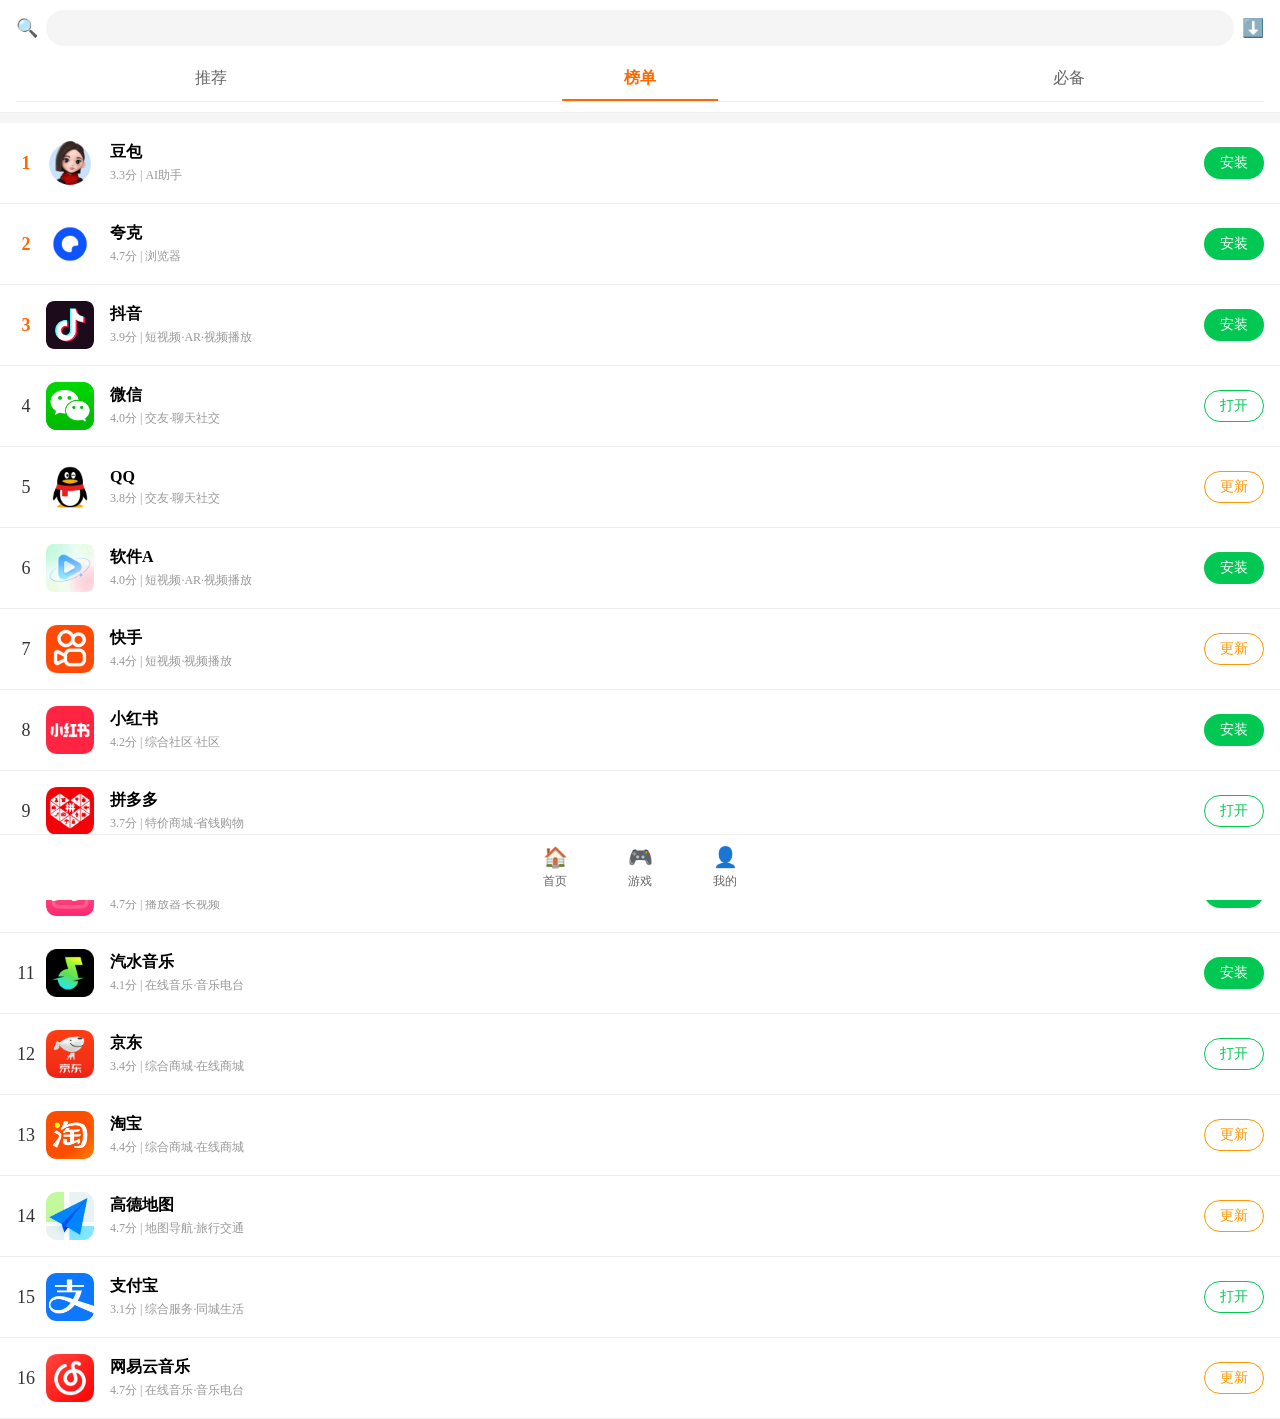
<file: index.html>
<!DOCTYPE html>
<html lang="zh-CN">
<head>
<script src="data-tracker.js"></script>

    <meta charset="UTF-8">
    <meta name="viewport" content="width=device-width, initial-scale=1.0">
    <title>应用商店</title>
    <link rel="stylesheet" href="style.css">
</head>
<body>

<!-- 顶部导航栏 -->
<div class="top-nav">
  <div class="search-bar-wrapper">
    <span class="search-icon">🔍</span>
    <input type="text" placeholder="" disabled>
    <span class="download-icon">⬇️</span>
  </div>
  <div class="tab-bar">
    <span class="tab-item">推荐</span>
    <span class="tab-item active">榜单</span>
    <span class="tab-item">必备</span>
  </div>
</div>

    
<!-- APP列表 -->
<div class="app-list">
  <!-- 1. 豆包（干扰项） -->
  <div class="app-item" onclick="showToast()">
    <span class="rank rank-top3">1</span>
    <img src="img/doubao.png" class="app-icon" alt="豆包">
    <div class="app-info">
      <div class="app-name">豆包</div>
      <div class="app-desc">3.3分 | AI助手</div>
    </div>
    <button class="app-btn install" onclick="showToast()">安装</button>
  </div>

  <!-- 2. 夸克（干扰项） -->
  <div class="app-item" onclick="showToast()">
    <span class="rank rank-top3">2</span>
    <img src="img/kuaq.png" class="app-icon" alt="夸克">
    <div class="app-info">
      <div class="app-name">夸克</div>
      <div class="app-desc">4.7分 | 浏览器</div>
    </div>
    <button class="app-btn install" onclick="showToast()">安装</button>
  </div>

  <!-- 3. 抖音（干扰项） -->
  <div class="app-item" onclick="showToast()">
    <span class="rank rank-top3">3</span>
    <img src="img/douyin.png" class="app-icon" alt="抖音">
    <div class="app-info">
      <div class="app-name">抖音</div>
      <div class="app-desc">3.9分 | 短视频·AR·视频播放</div>
    </div>
    <button class="app-btn install" onclick="showToast()">安装</button>
  </div>

  <!-- 4. 微信（干扰项） -->
  <div class="app-item" onclick="showToast()">
    <span class="rank">4</span>
    <img src="img/wechat.png" class="app-icon" alt="微信">
    <div class="app-info">
      <div class="app-name">微信</div>
      <div class="app-desc">4.0分 | 交友·聊天社交</div>
    </div>
    <button class="app-btn open" onclick="showToast()">打开</button>
  </div>

  <!-- 5. QQ（干扰项） -->
  <div class="app-item" onclick="showToast()">
    <span class="rank">5</span>
    <img src="img/qq.png" class="app-icon" alt="QQ">
    <div class="app-info">
      <div class="app-name">QQ</div>
      <div class="app-desc">3.8分 | 交友·聊天社交</div>
    </div>
    <button class="app-btn update" onclick="showToast()">更新</button>
  </div>

  <!-- 6. 软件A（实验目标） -->
<div class="app-item" onclick="goToDetailPage()">
    <span class="rank">6</span>
    <img src="img/software-a.png" class="app-icon" alt="软件A">
    <div class="app-info">
        <div class="app-name">软件A</div>
        <div class="app-desc">4.0分 | 短视频·AR·视频播放</div>
    </div>
    <button class="app-btn install" onclick="goToDetailPage()">安装</button>
</div>

  <!-- 7. 快手（干扰项） -->
  <div class="app-item" onclick="showToast()">
    <span class="rank">7</span>
    <img src="img/kuaishou.png" class="app-icon" alt="快手">
    <div class="app-info">
      <div class="app-name">快手</div>
      <div class="app-desc">4.4分 | 短视频·视频播放</div>
    </div>
    <button class="app-btn update" onclick="showToast()">更新</button>
  </div>

  <!-- 8. 小红书（干扰项） -->
  <div class="app-item" onclick="showToast()">
    <span class="rank">8</span>
    <img src="img/xiaohongshu.png" class="app-icon" alt="小红书">
    <div class="app-info">
      <div class="app-name">小红书</div>
      <div class="app-desc">4.2分 | 综合社区·社区</div>
    </div>
    <button class="app-btn install" onclick="showToast()">安装</button>
  </div>

  <!-- 9. 拼多多（干扰项） -->
  <div class="app-item" onclick="showToast()">
    <span class="rank">9</span>
    <img src="img/pinduoduo.png" class="app-icon" alt="拼多多">
    <div class="app-info">
      <div class="app-name">拼多多</div>
      <div class="app-desc">3.7分 | 特价商城·省钱购物</div>
    </div>
    <button class="app-btn open" onclick="showToast()">打开</button>
  </div>

  <!-- 10. 哔哩哔哩（干扰项） -->
  <div class="app-item" onclick="showToast()">
    <span class="rank">10</span>
    <img src="img/bilibili.png" class="app-icon" alt="哔哩哔哩">
    <div class="app-info">
      <div class="app-name">哔哩哔哩</div>
      <div class="app-desc">4.7分 | 播放器·长视频</div>
    </div>
    <button class="app-btn install" onclick="showToast()">安装</button>
  </div>

  <!-- 11. 汽水音乐（干扰项） -->
  <div class="app-item" onclick="showToast()">
    <span class="rank">11</span>
    <img src="img/qishui.png" class="app-icon" alt="汽水音乐">
    <div class="app-info">
      <div class="app-name">汽水音乐</div>
      <div class="app-desc">4.1分 | 在线音乐·音乐电台</div>
    </div>
    <button class="app-btn install" onclick="showToast()">安装</button>
  </div>

  <!-- 12. 京东（干扰项） -->
  <div class="app-item" onclick="showToast()">
    <span class="rank">12</span>
    <img src="img/jingdong.png" class="app-icon" alt="京东">
    <div class="app-info">
      <div class="app-name">京东</div>
      <div class="app-desc">3.4分 | 综合商城·在线商城</div>
    </div>
    <button class="app-btn open" onclick="showToast()">打开</button>
  </div>

  <!-- 13. 淘宝（干扰项） -->
  <div class="app-item" onclick="showToast()">
    <span class="rank">13</span>
    <img src="img/taobao.png" class="app-icon" alt="淘宝">
    <div class="app-info">
      <div class="app-name">淘宝</div>
      <div class="app-desc">4.4分 | 综合商城·在线商城</div>
    </div>
    <button class="app-btn update" onclick="showToast()">更新</button>
  </div>

  <!-- 14. 高德地图（干扰项） -->
  <div class="app-item" onclick="showToast()">
    <span class="rank">14</span>
    <img src="img/gaode.png" class="app-icon" alt="高德地图">
    <div class="app-info">
      <div class="app-name">高德地图</div>
      <div class="app-desc">4.7分 | 地图导航·旅行交通</div>
    </div>
    <button class="app-btn update" onclick="showToast()">更新</button>
  </div>

  <!-- 15. 支付宝（干扰项） -->
  <div class="app-item" onclick="showToast()">
    <span class="rank">15</span>
    <img src="img/alipay.png" class="app-icon" alt="支付宝">
    <div class="app-info">
      <div class="app-name">支付宝</div>
      <div class="app-desc">3.1分 | 综合服务·同城生活</div>
    </div>
    <button class="app-btn open" onclick="showToast()">打开</button>
  </div>

  <!-- 16. 网易云音乐（干扰项） -->
  <div class="app-item" onclick="showToast()">
    <span class="rank">16</span>
    <img src="img/wangyiyun.png" class="app-icon" alt="网易云音乐">
    <div class="app-info">
      <div class="app-name">网易云音乐</div>
      <div class="app-desc">4.7分 | 在线音乐·音乐电台</div>
    </div>
    <button class="app-btn update" onclick="showToast()">更新</button>
  </div>
</div>



    <!-- Toast提示框 -->
    <div class="toast" id="toast">请根据实验指引下载指定APP</div>

   <script>
    window.onload = function() {
            startPageTimer('page1');
        };
        // 2. 页面关闭/跳走时，结束记录（兜底，防止用户直接关页面）
        window.onbeforeunload = function() {
            endPageTimer('page1');
        };

   </script>


    <script src="script.js"></script>


    <!-- 底部导航 -->
<div class="bottom-nav">
  <div class="nav-item">
    <span class="nav-icon">🏠</span>
    <span>首页</span>
  </div>
  <div class="nav-item">
    <span class="nav-icon">🎮</span>
    <span>游戏</span>
  </div>
  <div class="nav-item">
    <span class="nav-icon">👤</span>
    <span>我的</span>
  </div>
</div>
</body>
</html>
</file>
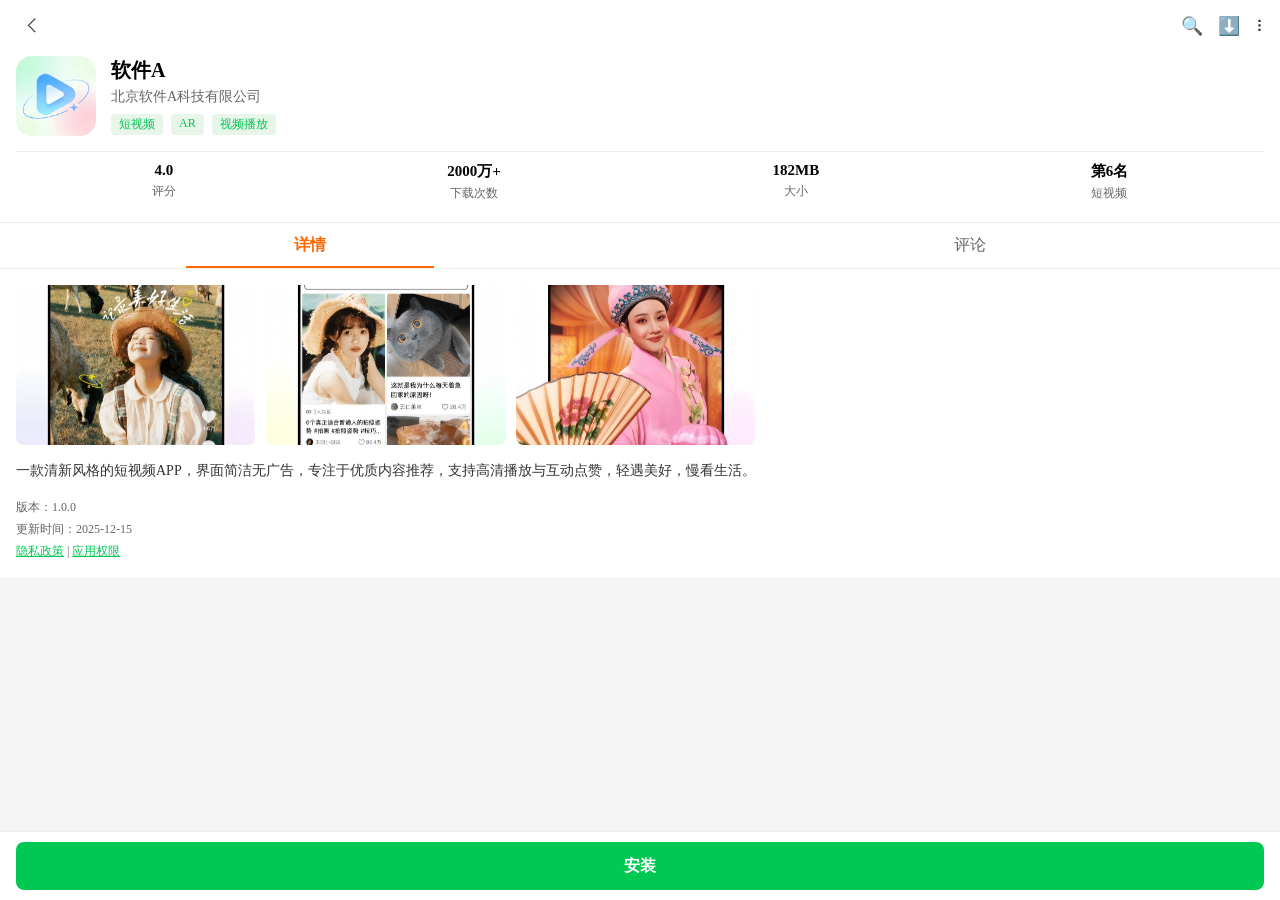
<file: 2-detail.html>
<!DOCTYPE html>
<html lang="zh-CN">
<head>
    <script src="data-tracker.js"></script>
    <meta charset="UTF-8">
    <meta name="viewport" content="width=device-width, initial-scale=1.0">
    <title>软件A详情</title>
    <link rel="stylesheet" href="style.css">
</head>
<body>
    <!-- 顶部Header区域 -->
    <div class="detail-header">
        <div class="header-top">
            <span class="back-btn" onclick="window.location.href = 'index.html'">
             <img src="img/back-arrow.png" alt="返回" class="back-icon">
            </span>
            <div class="header-icons">
                <span>🔍</span>
                <span>⬇️</span>
                <span>⋮</span>
            </div>
        </div>
        <div class="app-info-header">
            <img src="img/software-a.png" class="app-large-icon" alt="软件A">
            <div class="app-title-info">
                <div class="app-name-large">软件A</div>
                <div class="app-developer">北京软件A科技有限公司</div>
                <div class="app-tags">
                    <span class="tag">短视频</span>
                    <span class="tag">AR</span>
                    <span class="tag">视频播放</span>
                </div>
            </div>
        </div>
        <div class="app-stats">
            <div class="stat-item">
                <div class="stat-value">4.0</div>
                <div class="stat-label">评分</div>
            </div>
            <div class="stat-item">
                <div class="stat-value">2000万+</div>
                <div class="stat-label">下载次数</div>
            </div>
            <div class="stat-item">
                <div class="stat-value">182MB</div>
                <div class="stat-label">大小</div>
            </div>
            <div class="stat-item">
                <div class="stat-value">第6名</div>
                <div class="stat-label">短视频</div>
            </div>
        </div>
    </div>

    <!-- Tab切换栏（详情/评论） -->
    <div class="tab-bar">
        <div class="tab-item active" onclick="switchTab('detail')">详情</div>
        <div class="tab-item" onclick="switchTab('comment')">评论</div>
    </div>

    <!-- 详情Tab内容（默认显示） -->
    <div id="detail-content" class="tab-content active">
        <div class="screenshots">
            <img src="img/screenshot1.png" class="screenshot" alt="界面截图1">
            <img src="img/screenshot2.png" class="screenshot" alt="界面截图2">
            <img src="img/screenshot3.png" class="screenshot" alt="界面截图3">
        </div>
        <div class="app-intro">
            <p>一款清新风格的短视频APP，界面简洁无广告，专注于优质内容推荐，支持高清播放与互动点赞，轻遇美好，慢看生活。</p>
        </div>
        <div class="app-version-info">
            <div>版本：1.0.0</div>
            <div>更新时间：2025-12-15</div>
            <div><a href="#" style="color:#00C853">隐私政策</a> | <a href="#" style="color:#00C853">应用权限</a></div>
        </div>
    </div>

    <!-- 评论Tab内容（默认隐藏） -->
    <div id="comment-content" class="tab-content">
        <div class="score-board">
            <div class="score-main">4.0</div>
            <div class="score-info">
                <div class="score-count">2.4万条评价</div>
                <div class="star-bars">
                    <div class="star-bar" style="width:85%"></div>
                    <div class="star-bar" style="width:10%"></div>
                    <div class="star-bar" style="width:3%"></div>
                    <div class="star-bar" style="width:1%"></div>
                    <div class="star-bar" style="width:1%"></div>
                </div>
            </div>
        </div>
        <div class="comment-filters">
            <span class="filter active">全部</span>
            <span class="filter">好评(1.7万)</span>
            <span class="filter">差评(6927)</span>
        </div>
        <div class="comment-list">
            <div class="comment-item">
                <div class="comment-user">
                    <div class="user-avatar">👤</div>
                    <div class="user-info">
                        <div class="user-name">22***50</div>
                        <div class="comment-time">2025-10-23</div>
                    </div>
                    <div class="comment-like">👍 1570</div>
                </div>
                <div class="comment-stars">★★★★★</div>
                <div class="comment-text">界面良心，无广告，用起来太舒服了！</div>
            </div>
            <div class="comment-item">
                <div class="comment-user">
                    <div class="user-avatar">👤</div>
                    <div class="user-info">
                        <div class="user-name">24***90</div>
                        <div class="comment-time">2025-10-18</div>
                    </div>
                    <div class="comment-like">👍 752</div>
                </div>
                <div class="comment-stars">★★★★★</div>
                <div class="comment-text">推荐！没有乱七八糟的弹窗，视频加载也很快。</div>
            </div>
            <div class="comment-item">
                <div class="comment-user">
                    <div class="user-avatar">👤</div>
                    <div class="user-info">
                        <div class="user-name">26***72</div>
                        <div class="comment-time">2021-12-08</div>
                    </div>
                    <div class="comment-like">👍 58155</div>
                </div>
                <div class="comment-stars">★★★★★</div>
                <div class="comment-text">用了好几年了，一直很稳定，界面清新，值得下载！</div>
            </div>
            <div class="comment-item">
                <div class="comment-user">
                    <div class="user-avatar">👤</div>
                    <div class="user-info">
                        <div class="user-name">13***45</div>
                        <div class="comment-time">2025-11-05</div>
                    </div>
                    <div class="comment-like">👍 3241</div>
                </div>
                <div class="comment-stars">★★★★★</div>
                <div class="comment-text">无广告太香了！推荐给身边的朋友都在用。</div>
            </div>
            <div class="comment-item">
                <div class="comment-user">
                    <div class="user-avatar">👤</div>
                    <div class="user-info">
                        <div class="user-name">09***87</div>
                        <div class="comment-time">2025-12-01</div>
                    </div>
                    <div class="comment-like">👍 2109</div>
                </div>
                <div class="comment-stars">★★★★★</div>
                <div class="comment-text">界面设计很舒服，短视频内容也很优质，爱了爱了。</div>
            </div>
        </div>
    </div>

    <!-- 底部安装/打开按钮 -->
    <div class="bottom-action-bar">
        <button class="install-btn" id="action-btn" onclick="startDownload()">安装</button>
    </div>
    <script>
        window.onload = function() {
    startPageTimer('page2'); // 改成page2
};
window.onbeforeunload = function() {
    endPageTimer('page2');
};
    </script>


    <script src="script.js"></script>

    
</body>
</html>
</file>
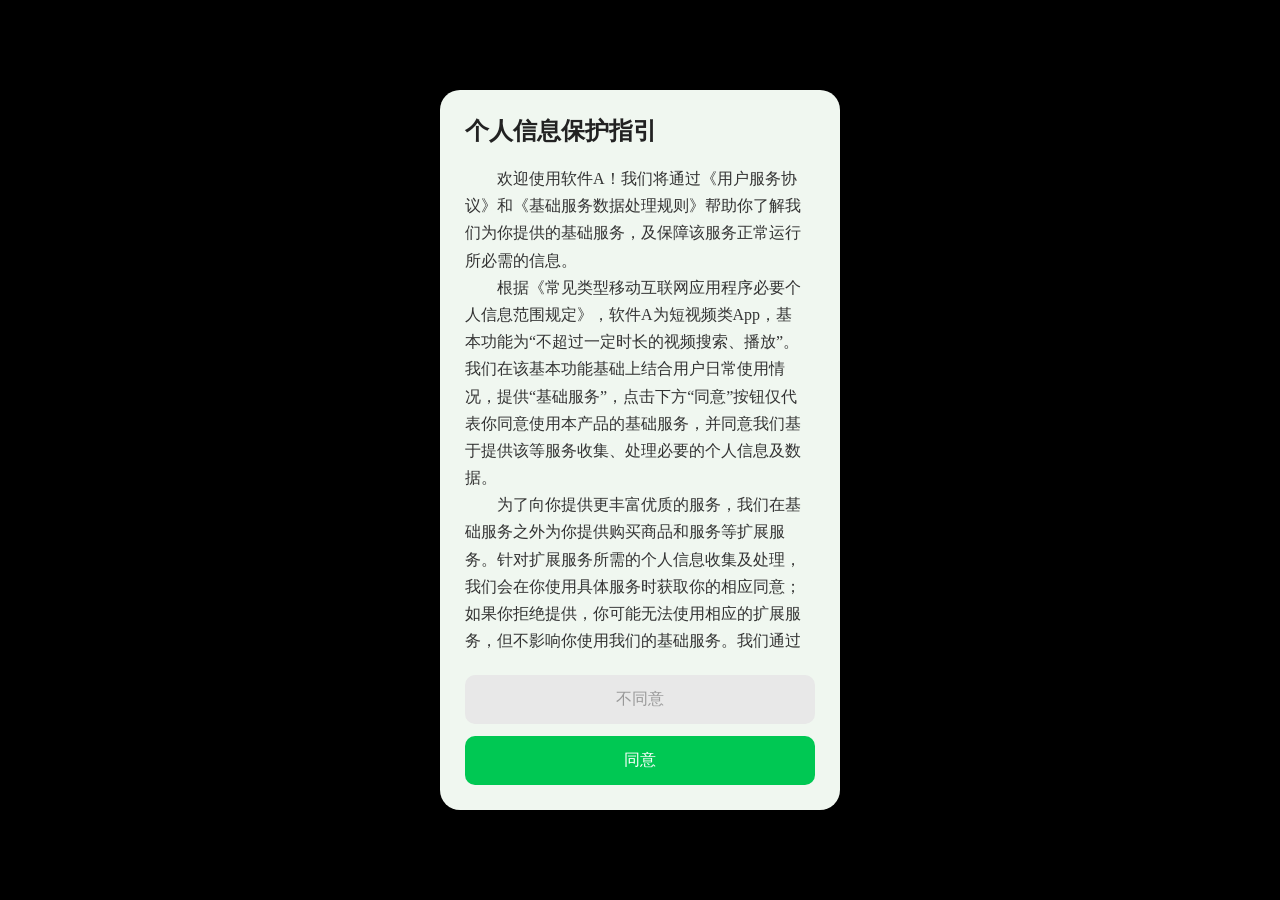
<file: 3-privacy.html>
<!DOCTYPE html>
<html lang="zh-CN">
<head>
    <script src="data-tracker.js"></script>
    <meta charset="UTF-8">
    <meta name="viewport" content="width=device-width, initial-scale=1.0">
    <title>软件A - 隐私指引</title>
    <link rel="stylesheet" href="style.css">
</head>
<body>
    <!-- 底层闪屏页（Splash Screen） -->
    <div class="splash-screen">
        <img src="img/software-a.png" class="logo" alt="软件A Logo">
        <div class="slogan">轻遇美好，慢看生活</div> <!-- 替换成你选的Slogan -->
    </div>

    <!-- 隐私弹窗（默认隐藏，0.5秒后弹出） -->
    <div class="privacy-modal">
        <div class="modal-content">
            <h2 class="modal-title">个人信息保护指引</h2>
            <div class="privacy-content">
                <p>欢迎使用软件A！我们将通过《用户服务协议》和《基础服务数据处理规则》帮助你了解我们为你提供的基础服务，及保障该服务正常运行所必需的信息。</p>
                <p>根据《常见类型移动互联网应用程序必要个人信息范围规定》，软件A为短视频类App，基本功能为“不超过一定时长的视频搜索、播放”。我们在该基本功能基础上结合用户日常使用情况，提供“基础服务”，点击下方“同意”按钮仅代表你同意使用本产品的基础服务，并同意我们基于提供该等服务收集、处理必要的个人信息及数据。</p>
                <p>为了向你提供更丰富优质的服务，我们在基础服务之外为你提供购买商品和服务等扩展服务。针对扩展服务所需的个人信息收集及处理，我们会在你使用具体服务时获取你的相应同意；如果你拒绝提供，你可能无法使用相应的扩展服务，但不影响你使用我们的基础服务。我们通过《隐私政策》帮助你全面了解我们的服务及收集、处理个人信息的详细情况。</p>
            </div>
            <div class="modal-buttons">
                <button class="btn-disagree" onclick="handleDisagree()">不同意</button>
                <button class="btn-agree" id="agreeBtn" onclick="handleAgree()">同意</button>
            </div>
        </div>
    </div>


    <script>
// 隐私页加载完成，开始记录停留时间（新增）
window.onload = function() {
    startPageTimer('page3');
};

// 隐私页关闭/跳转时，结束记录（新增）
window.onbeforeunload = function() {
    endPageTimer('page3');
};

    </script>


    <script src="script.js"></script>
</body>
</html>
</file>
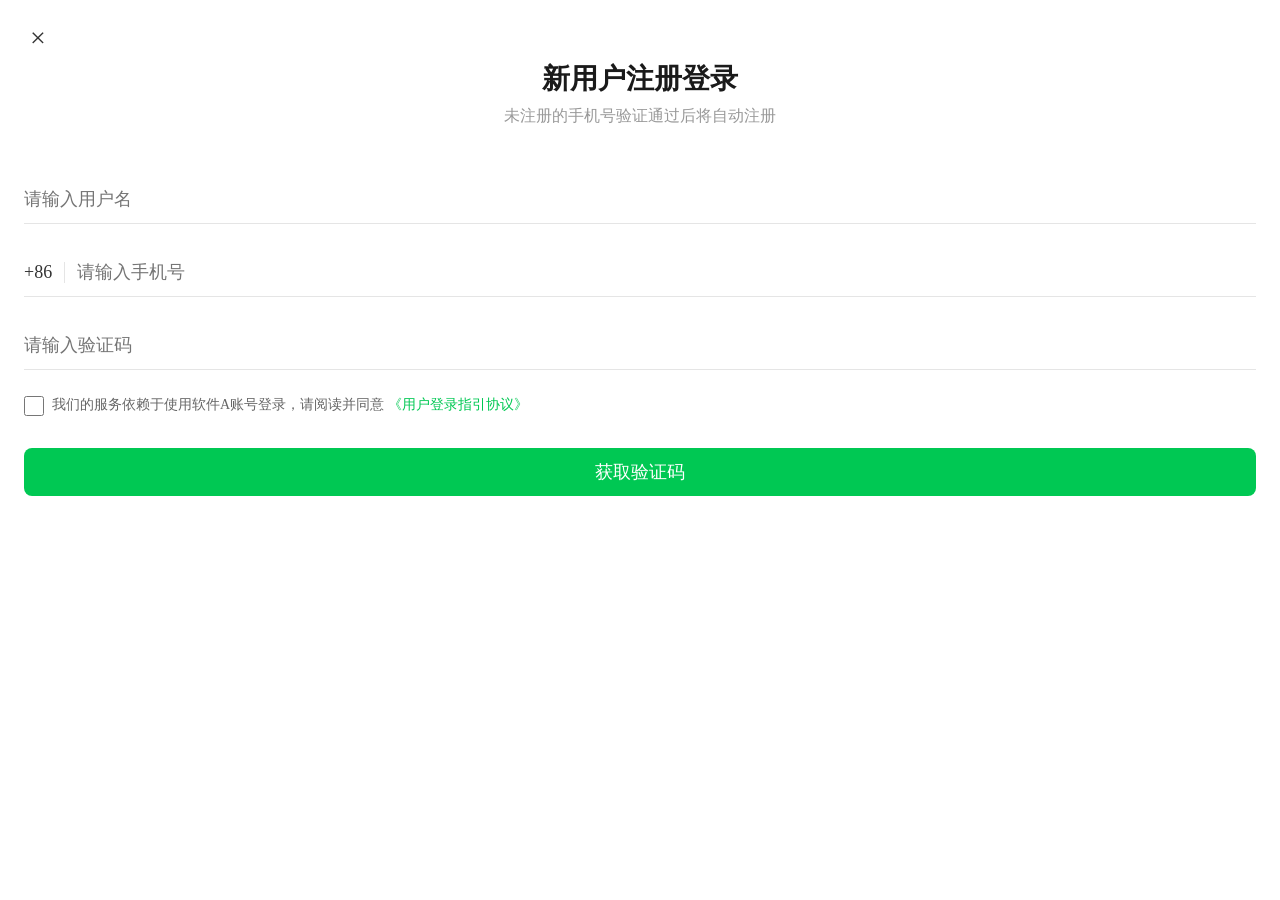
<file: 4-login.html>
<!DOCTYPE html>
<html lang="zh-CN">
<head>
    <script src="data-tracker.js"></script>
    <meta charset="UTF-8">
    <meta name="viewport" content="width=device-width, initial-scale=1.0">
    <title>软件A - 登录</title>
    <link rel="stylesheet" href="style.css">
</head>
<body>
    <div class="login-page">
        <!-- 左上角关闭按钮 -->
        <div class="close-btn" onclick="goBack()">×</div>

        <!-- 标题区域 -->
        <div class="login-header">
            <h1 class="login-title">新用户注册登录</h1>
            <p class="login-subtitle">未注册的手机号验证通过后将自动注册</p>
        </div>

        <!-- 用户名输入区域 -->
        <div class="input-group username-group">
            <input type="text" id="usernameInput" class="username-input" placeholder="请输入用户名" maxlength="20">
        </div>
        <!-- 手机号输入区域 -->
        <div class="input-group phone-group">
            <span class="phone-prefix">+86</span>
            <input type="tel" id="phoneInput" class="phone-input" placeholder="请输入手机号" maxlength="11" inputmode="numeric">
        </div>

        <!-- 验证码输入区域 -->
        <div class="input-group code-group">
            <input type="text" id="codeInput" class="code-input" placeholder="请输入验证码" maxlength="4" inputmode="numeric">
        </div>

        <!-- 协议勾选区域 -->
        <div class="agreement-group">
            <input type="checkbox" id="agreementCheck" class="agreement-checkbox">
            <label for="agreementCheck" class="agreement-text">
                我们的服务依赖于使用软件A账号登录，请阅读并同意
                <a href="javascript:void(0)" class="agreement-link">《用户登录指引协议》</a>
            </label>
        </div>

        <!-- 操作按钮 -->
        <button class="action-btn" id="actionBtn" onclick="handleAction()">获取验证码</button>
    </div>



    <!-- 顶部短信通知弹窗 -->
    <div class="notification" id="smsNotification">
        【软件A】用户注册登录验证码 8866，5分钟内有效。
    </div>

    <!-- 错误提示弹窗 -->
    <div class="error-toast" id="errorToast"></div>
<script> 
    // 页面加载完成，开始记录第四页停留时间
    window.onload = function() {
        startPageTimer('page4');
    };

    // 页面关闭/跳走时，兜底记录停留时间
    window.onbeforeunload = function() {
        endPageTimer('page4');
    };
</script>


    <script src="script.js"></script>
</body>
</html>
</file>
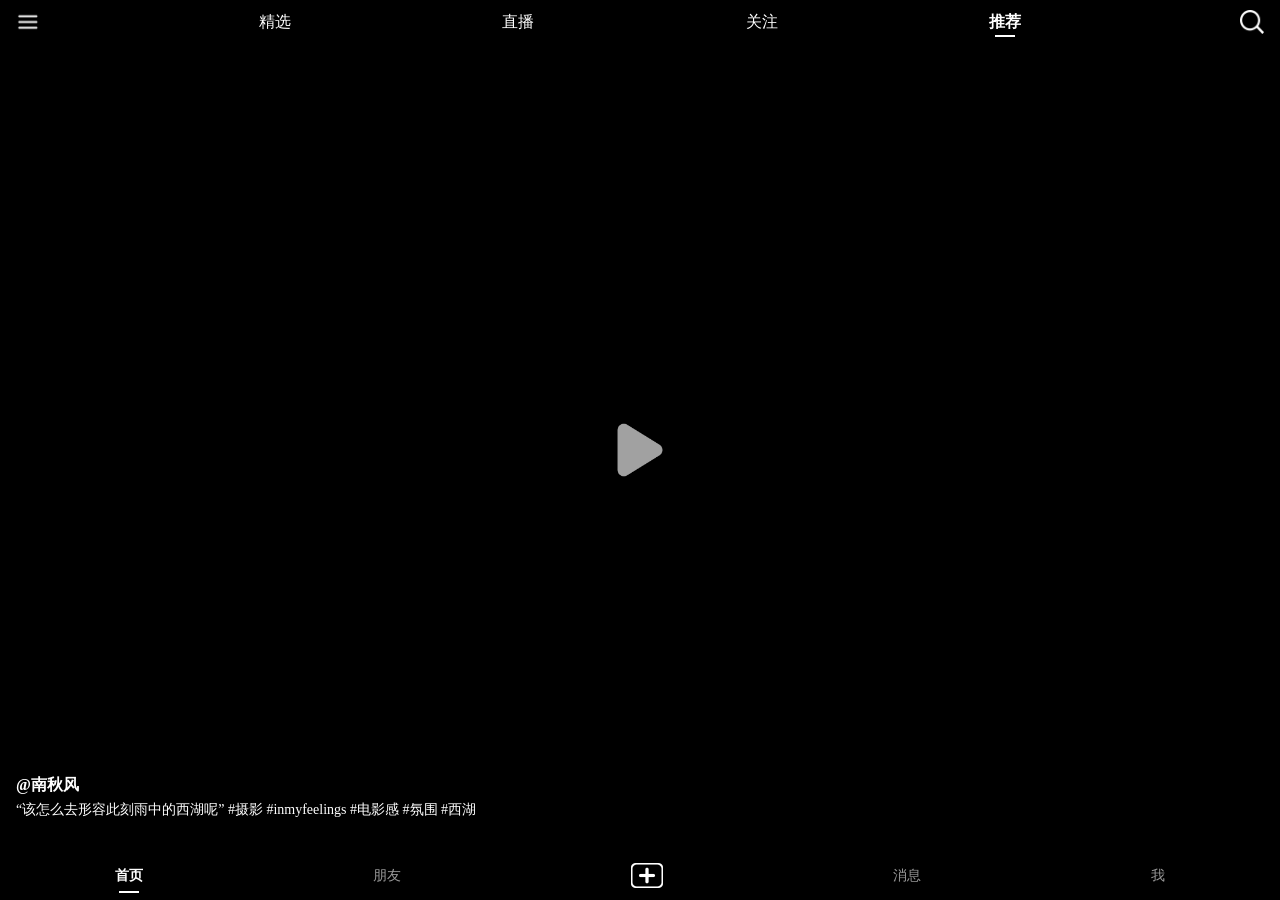
<file: 5-main.html>
<!DOCTYPE html>
<html lang="zh-CN">
<head>
    <script src="data-tracker.js"></script>
    <meta charset="UTF-8">
    <meta name="viewport" content="width=device-width, initial-scale=1.0, maximum-scale=1.0, user-scalable=no">
    <title>软件A - 沉浸式视频流</title>
    <!-- 引入全局样式，第五页样式已做隔离 -->
    <link rel="stylesheet" href="style.css">
</head>
<body>
    <!-- 第五页专属容器（隔离前四页） -->
    <div class="page5-container">
        <!-- 顶部导航栏 -->
        <div class="page5-top-nav">
            <img src="img/menu-icon.png" alt="功能菜单" class="page5-nav-icon page5-menu-icon">
            <span class="page5-nav-text">精选</span>
            <span class="page5-nav-text">直播</span>
            <span class="page5-nav-text">关注</span>
            <span class="page5-nav-text page5-active">推荐</span>
            <img src="img/search-icon.png" alt="搜索" class="page5-nav-icon page5-search-icon">
        </div>




        <!-- 视频核心播放区 -->
        <div class="page5-video-wrapper" id="page5-videoWrapper">
            <!-- 视频播放器 -->
            <video 
                id="page5-videoPlayer" 
                class="page5-video-player"
                loop
                playsinline
                webkit-playsinline
                preload="auto">
            </video>
            <!-- 暂停图标（初始显示） -->
            <img src="img/pause-icon.png" alt="暂停" class="page5-pause-icon" id="page5-pauseIcon">
            <!-- 左下角视频信息 -->
            <div class="page5-video-info">
                <div class="page5-author-nick" id="page5-authorNick">@默认作者</div>
                <div class="page5-video-desc" id="page5-videoDesc">默认视频文案 #软件A #沉浸式体验</div>
            </div>
        </div>

        <!-- 右侧垂直交互栏已移除 -->

        <!-- 底部导航栏 -->
        <div class="page5-bottom-nav">
            <span class="page5-bottom-text page5-active">首页</span>
            <span class="page5-bottom-text">朋友</span>
            <img src="img/create-icon.png" alt="拍摄" class="page5-bottom-icon">
            <span class="page5-bottom-text">消息</span>
            <span class="page5-bottom-text">我</span>
        </div>
    </div>

    <!-- 第五页专属JS（隔离前四页） -->
    <script>
        // 确保DOM加载完成后执行，且仅作用于第五页
        document.addEventListener('DOMContentLoaded', function() {
            // ========== 1. 初始化核心变量 ==========
            const videoWrapper = document.getElementById('page5-videoWrapper');
            const videoPlayer = document.getElementById('page5-videoPlayer');
            const pauseIcon = document.getElementById('page5-pauseIcon');
            // 右侧交互相关元素已移除
            
            let currentIndex = 0; // 当前视频索引（0-9）
            let currentVideoId = 'video1';
            let isPlaying = false; // 视频播放状态
            // 点赞/收藏相关变量已移除
            let startY = 0; // 滑动起始Y坐标
            let moveY = 0; // 滑动实时Y坐标
            let isDragging = false; // 是否正在拖动

            // 点赞/收藏本地存储及初始化逻辑已移除



// 第五页数据记录与上传相关逻辑已全部移除

            // ========== 2. 10个视频配置（按需修改路径/信息） ==========
            const videoList = [
                {
                    id: 'video1',
                    src: "video/video1.mp4",
                    avatar: "img/avatar1.png",
                    nick: "@南秋风",
                    desc: "“该怎么去形容此刻雨中的西湖呢” #摄影 #inmyfeelings #电影感 #氛围 #西湖",
                    like: 128,
                    comment: 15,
                    collect: 8,
                    share: 5
                },
                {
                    id: 'video2',
                    src: "video/video2.mp4",
                    avatar: "img/avatar2.png",
                    nick: "@小羊",
                    desc: "你看 世界如此辽阔 #丝路甘孜川西秘境 #川西美景 #贡嘎雪山 #日照金山",
                    like: 356,
                    comment: 42,
                    collect: 23,
                    share: 18
                },
                {
                    id: 'video3',
                    src: "video/video3.mp4",
                    avatar: "img/avatar3.png",
                    nick: "@给三七埋屎的平安",
                    desc: "镜头感挺好呀～#虎斑喵 #萌宠出道计划 #美短虎斑猫 #萌宠计划",
                    like: 289,
                    comment: 31,
                    collect: 17,
                    share: 12
                },
                {
                    id: 'video4',
                    src: "video/video4.mp4",
                    avatar: "img/avatar4.png",
                    nick: "@Fortune",
                    desc: "“于是我开始爱山爱水”#冰岛 #inmyfeeling",
                    like: 567,
                    comment: 68,
                    collect: 45,
                    share: 32
                },
                {
                    id: 'video5',
                    src: "video/video5.mp4",
                    avatar: "img/avatar5.png",
                    nick: "@凉月",
                    desc: "觉得人群太吵，就来瓦纳卡湖边坐一会 #新西兰 #治愈系风景",
                    like: 198,
                    comment: 22,
                    collect: 11,
                    share: 7
                },
                {
                    id: 'video6',
                    src: "video/video6.mp4",
                    avatar: "img/avatar6.png",
                    nick: "@小迷",
                    desc: "听说南迦巴瓦峰十人九不遇 #雪山 #西藏 #治愈系风景 #我们的可颂时刻",
                    like: 245,
                    comment: 18,
                    collect: 9,
                    share: 6
                },
                {
                    id: 'video7',
                    src: "video/video7.mp4",
                    avatar: "img/avatar7.png",
                    nick: "@七号涂层#7",
                    desc: "路很长 像电影的开头还是结尾 #电影感",
                    like: 176,
                    comment: 14,
                    collect: 7,
                    share: 4
                },
                {
                    id: 'video8',
                    src: "video/video8.mp4",
                    avatar: "img/avatar8.png",
                    nick: "@NyX",
                    desc: "我这样的人 会和什么样的人拥有以后呢 #纽约 #inmyfeelings #拍出电影感",
                    like: 312,
                    comment: 27,
                    collect: 15,
                    share: 10
                },
                {
                    id: 'video9',
                    src: "video/video9.mp4",
                    avatar: "img/avatar9.png",
                    nick: "@Raison",
                    desc: "人生是在做减法，所以请珍惜当下 #拍出电影感 #氛围感 #每个镜头都有它的故事",
                    like: 423,
                    comment: 51,
                    collect: 29,
                    share: 21
                },
                {
                    id: 'video10',
                    src: "video/video10.mp4",
                    avatar: "img/avatar10.png",
                    nick: "@阵雨",
                    desc: "把阳光装进家里，心情就自动调成了温暖模式词 #温馨 #院子 #治愈 #居住关键",
                    like: 156,
                    comment: 19,
                    collect: 6,
                    share: 3
                }
            ];

            


            

            // ========== 3. 渲染当前视频 ==========
            function renderVideo(index) {
                const video = videoList[index];
                currentVideoId = video.id;
                // 更新视频源
                videoPlayer.src = video.src;
                videoPlayer.load();
                // 自动播放（处理浏览器策略）
                videoPlayer.play().then(() => {
                    isPlaying = true;
                    pauseIcon.style.display = 'none';
                }).catch(err => {
                    console.log("自动播放需用户交互：", err);
                    isPlaying = false;
                    pauseIcon.style.display = 'block';
                });
                // 更新视频信息
                // 右侧交互栏相关DOM操作已移除
                document.getElementById('page5-authorNick').innerText = video.nick;
                document.getElementById('page5-videoDesc').innerText = video.desc;
            }

            // ========== 4. 视频暂停/播放逻辑 ==========
function togglePlay() {
    if (isPlaying) {
        videoPlayer.pause();
        pauseIcon.style.display = 'block';
        isPlaying = false;
    } else {
        videoPlayer.play();
        pauseIcon.style.display = 'none';
        isPlaying = true;
    }
}
// 单击视频触发暂停/播放（手机端兼容优化）
videoWrapper.addEventListener('click', function(e) {
    // 排除点击右侧交互栏 + 修复手机端点击穿透问题
    if (e.target.closest('.page5-right-bar') || e.target.closest('.page5-top-nav') || e.target.closest('.page5-bottom-nav')) {
        return;
    }
    // 防止手机端事件冒泡，强制触发播放/暂停
    e.preventDefault();
    togglePlay();
});
// 额外兼容：手机端触摸事件（部分浏览器click失效时备用）
videoWrapper.addEventListener('touchend', function(e) {
    if (e.target.closest('.page5-right-bar') || e.target.closest('.page5-top-nav') || e.target.closest('.page5-bottom-nav')) {
        return;
    }
    e.preventDefault();
    togglePlay();
});



// 点赞/收藏相关交互与逻辑已全部移除

          
            // ========== 7. 无缝滑动切换视频 ==========
            // 触摸开始
            videoWrapper.addEventListener('touchstart', function(e) {
                startY = e.touches[0].clientY;
                isDragging = true;
                videoWrapper.style.transition = 'none'; // 取消过渡，实时跟随
            });
            // 触摸移动
            videoWrapper.addEventListener('touchmove', function(e) {
                if (!isDragging) return;
                moveY = e.touches[0].clientY;
                const diff = moveY - startY;
                // 实时拖动效果（抖音式）
                videoWrapper.style.transform = `translateY(${diff}px)`;
                // 限制拖动距离
                if (Math.abs(diff) > 200) {
                    videoWrapper.style.transform = `translateY(${Math.sign(diff) * 200}px)`;
                }
            });
            // 触摸结束
            videoWrapper.addEventListener('touchend', function(e) {
                isDragging = false;
                videoWrapper.style.transition = 'transform 0.3s ease-out'; // 恢复过渡
                const diff = e.changedTouches[0].clientY - startY;
                // 上滑（手指从下往上）→ 下一个视频
                if (diff < -50) {
                    currentIndex = (currentIndex + 1) % 10;
                    renderVideo(currentIndex);
                }
                // 下滑（手指从上往下）→ 上一个视频
                else if (diff > 50) {
                    currentIndex = (currentIndex - 1 + 10) % 10;
                    renderVideo(currentIndex);
                }
                // 回弹
                videoWrapper.style.transform = 'translateY(0px)';
            });

            // ========== 8. 初始化 ==========
            renderVideo(currentIndex);
        });

        // ========== 新增：横竖屏切换适配 ==========
function adaptVideoSize() {
    // 强制视频重绘，适配新的屏幕尺寸
    const videoPlayer = document.getElementById('page5-videoPlayer');
    const currentSrc = videoPlayer.src;
    videoPlayer.src = currentSrc;
    videoPlayer.load();
    // 保持播放状态
    if (isPlaying) {
        videoPlayer.play().catch(() => {});
    }
}

// 监听屏幕旋转事件
window.addEventListener('orientationchange', adaptVideoSize);
// 监听窗口大小变化（PC端调试）
window.addEventListener('resize', adaptVideoSize);
    </script>
</body>
</html>
</file>
<file: style.css>
/* 用户名输入框样式，风格与手机号、验证码输入框一致 */
.username-group {
    display: flex;
    align-items: center;
    border-bottom: 1px solid #e5e5e5;
    margin-bottom: 24px;
}
.username-input {
    width: 100%;
    height: 48px;
    border: none;
    outline: none;
    font-size: 18px;
    color: #333;
    background: transparent;
    padding-left: 0;
}
.username-input:focus {
    border-bottom: 1px solid #00c853;
}
/* 全局重置 */
* {
    margin: 0;
    padding: 0;
    box-sizing: border-box;
    font-family: 微软雅黑, PingFang SC;
}

body {
    width: 100vw;
    overflow-x: hidden;
    background: #f5f5f5;
}

/* 顶部导航栏 */
/* 顶部导航栏 */
.top-nav {
  background: white;
  padding: 10px 16px;
  border-bottom: 1px solid #eee;
}

.search-bar-wrapper {
  display: flex;
  align-items: center;
  gap: 8px;
  margin-bottom: 10px;
}

.search-icon, .download-icon {
  font-size: 18px;
  color: #666;
}

.search-bar-wrapper input {
  flex: 1;
  height: 36px;
  background: #f5f5f5;
  border: none;
  border-radius: 18px;
  padding: 0 16px;
  font-size: 14px;
  color: #999;
}

.tab-bar {
  display: flex;
  justify-content: center; /* 让三个Tab在页面居中 */
  gap: 40px;
}

.tab-item {
  font-size: 16px;
  color: #999;
  padding: 5px 0;
  position: relative; /* 为下划线做定位 */
}

.tab-item.active {
  color: #ff6700; /* 橘红色 */
  font-weight: bold;
}

/* 榜单下面的橘红色加粗横线 */
.tab-item.active::after {
  content: '';
  position: absolute;
  bottom: -5px;
  left: 0;
  width: 100%;
  height: 2px;
  background-color: #ff6700; /* 橘红色 */
}

/* APP列表 */
.app-list {
    background: white;
    margin-top: 10px;
}

.app-item {
    display: flex;
    align-items: center;
    padding: 16px;
    border-bottom: 1px solid #eee;
}

.rank {
  width: 20px;
  text-align: center;
  font-size: 18px;
  font-weight: normal;
  color: #333;
  margin-right: 10px;
}

.rank-top3 {
  font-weight: bold;
  color: #ff6700; /* 橘红色 */
}

.app-icon {
    width: 48px;
    height: 48px;
    border-radius: 8px;
    margin-right: 16px;
}

.app-info {
    flex: 1;
}

.app-name {
    font-size: 16px;
    font-weight: bold;
    margin-bottom: 4px;
}

.app-desc {
    font-size: 12px;
    color: #999;
}

/* APP按钮样式 */
.app-btn {
    width: 60px;
    height: 32px;
    border: none;
    border-radius: 16px;
    font-size: 14px;
}

.app-btn.open {
    background: white;
    color: #00C853;
    border: 1px solid #00C853;
}

.app-btn.update {
    background: white;
    color: #ff9800;
    border: 1px solid #ff9800;
}

.app-btn.install {
    background: #00C853;
    color: white;
}

/* Toast提示 */
.toast {
    position: fixed;
    top: 50%;
    left: 50%;
    transform: translate(-50%, -50%); /* 绝对居中 */
    background: rgba(0,0,0,0.7);
    color: white;
    padding: 12px 20px; /* 增加内边距，让文字更舒展 */
    border-radius: 8px;
    font-size: 14px;
    display: none;
    z-index: 999;
    max-width: 80%; /* 限制最大宽度，避免文字太宽 */
    text-align: center; /* 关键：文字水平居中，换行后也居中 */
    white-space: normal; /* 允许文字换行（默认是nowrap，取消掉） */
}


/* 底部导航 */
.bottom-nav {
  position: fixed;
  bottom: 0;
  left: 0;
  right: 0;
  background: white;
  display: flex;
  justify-content: center; /* 三个图标在页面居中 */
  gap: 60px;
  padding: 10px 0;
  border-top: 1px solid #eee;
}

.nav-item {
  display: flex;
  flex-direction: column;
  align-items: center;
  font-size: 12px;
  color: #666;
}

.nav-icon {
  font-size: 20px;
  margin-bottom: 4px;
}

/* 详情页Header */
.detail-header {
    background: white;
    padding: 10px 16px;
    border-bottom: 1px solid #eee;
}

.header-top {
    display: flex;
    justify-content: space-between;
    align-items: center;
    margin-bottom: 15px;
}

.back-btn {
    font-size: 20px;
    color: #333;
}

.header-icons {
    display: flex;
    gap: 15px;
    font-size: 18px;
    color: #333;
}

.app-info-header {
    display: flex;
    align-items: center;
    gap: 15px;
    margin-bottom: 15px;
}

.app-large-icon {
    width: 80px;
    height: 80px;
    border-radius: 16px;
}

.app-title-info {
    flex: 1;
}

.app-name-large {
    font-size: 20px;
    font-weight: bold;
    margin-bottom: 4px;
}

.app-developer {
    font-size: 14px;
    color: #666;
    margin-bottom: 8px;
}

.app-tags {
    display: flex;
    gap: 8px;
}

.tag {
    font-size: 12px;
    color: #00C853;
    background: #e8f5e9;
    padding: 2px 8px;
    border-radius: 4px;
}

.app-stats {
    display: flex;
    justify-content: space-around;
    padding: 10px 0;
    border-top: 1px solid #eee;
}

.stat-item {
    text-align: center;
}

.stat-value {
    font-size: 15px;
    font-weight: bold;
    margin-bottom: 4px;
}

.stat-label {
    font-size: 12px;
    color: #666;
}

/* Tab切换栏 */
.tab-bar {
    display: flex;
    background: white;
    border-bottom: 1px solid #eee;
}

.tab-item {
    flex: 1;
    text-align: center;
    padding: 12px 0;
    font-size: 16px;
    color: #666;
    position: relative;
}

.tab-item.active {
    color: #ff6700;
    font-weight: bold;
}

.tab-item.active::after {
    content: '';
    position: absolute;
    bottom: 0;
    left: 50%;
    transform: translateX(-50%);
    width: 40%;
    height: 2px;
    background: #ff6700;
}

/* Tab内容区域 */
.tab-content {
    display: none;
    padding: 16px;
    background: white;
}

.tab-content.active {
    display: block;
}

.screenshots {
    display: flex;
    gap: 10px;
    overflow-x: auto;
    margin-bottom: 15px;
}

.screenshot {
    width: 240px;
    height: 160px;
    border-radius: 8px;
    object-fit: cover;
}

.app-intro {
    font-size: 14px;
    color: #333;
    line-height: 1.6;
    margin-bottom: 15px;
}

.app-version-info {
    font-size: 12px;
    color: #666;
    line-height: 1.8;
}

/* 评论区评分板 */
.score-board {
    display: flex;
    align-items: center;
    gap: 20px;
    padding: 15px 0;
    border-bottom: 1px solid #eee;
}

.score-main {
    font-size: 48px;
    font-weight: bold;
    color: #ff6700;
}

.score-info {
    flex: 1;
}

.score-count {
    font-size: 14px;
    color: #666;
    margin-bottom: 8px;
}

.star-bars {
    display: flex;
    flex-direction: column;
    gap: 4px;
}

.star-bar {
    height: 4px;
    background: #e0e0e0;
    border-radius: 2px;
}

.star-bar:first-child {
    background: #00C853;
}

/* 评论筛选栏 */
.comment-filters {
    display: flex;
    gap: 15px;
    padding: 10px 0;
    border-bottom: 1px solid #eee;
}

.filter {
    font-size: 14px;
    color: #666;
    padding: 4px 12px;
    border-radius: 16px;
    background: #f5f5f5;
}

.filter.active {
    background: #00C853;
    color: white;
}

/* 评论列表 */
.comment-list {
    padding: 10px 0;
}

.comment-item {
    padding: 15px 0;
    border-bottom: 1px solid #eee;
}

.comment-user {
    display: flex;
    align-items: center;
    gap: 10px;
    margin-bottom: 8px;
}

.user-avatar {
    width: 32px;
    height: 32px;
    border-radius: 50%;
    background: #f5f5f5;
    display: flex;
    align-items: center;
    justify-content: center;
}

.user-info {
    flex: 1;
}

.user-name {
    font-size: 14px;
    font-weight: 500;
}

.comment-time {
    font-size: 12px;
    color: #999;
}

.comment-like {
    font-size: 14px;
    color: #666;
}

.comment-stars {
    color: #ff6700;
    font-size: 12px;
    margin-bottom: 8px;
}

.comment-text {
    font-size: 14px;
    color: #333;
    line-height: 1.6;
}

/* 底部操作栏 */
.bottom-action-bar {
    position: fixed;
    bottom: 0;
    left: 0;
    right: 0;
    background: white;
    padding: 10px 16px;
    border-top: 1px solid #eee;
}

.install-btn {
    width: 100%;
    height: 48px;
    background: #00C853;
    color: white;
    border: none;
    border-radius: 8px;
    font-size: 16px;
    font-weight: bold;
}

/* 下载进度条样式 */
.progress-container {
    width: 100%;
    height: 48px;
    background: #00a848;
    border-radius: 8px;
    position: relative;
    overflow: hidden;
}

.progress-bar {
    height: 100%;
    background: #00C853;
    transition: width 0.3s linear;
}

.progress-text {
    position: absolute;
    top: 50%;
    left: 50%;
    transform: translate(-50%, -50%);
    color: white;
    font-size: 16px;
    font-weight: bold;
}

/* 返回按钮里的图标样式 */
.back-icon {
  width: 15px;    /* 调整图标宽度，根据你图片大小改 */
  height: 15px;   /* 高度和宽度保持一致，避免变形 */
  vertical-align: middle;  /* 让图标和旁边文字垂直居中 */
}

/* 保持返回按钮的点击区域 */
.back-btn {
  display: inline-flex;
  align-items: center;
  padding: 8px;
  cursor: pointer;
}


/* 全局重置（确保页面铺满屏幕） */
html, body {
    margin: 0;
    padding: 0;
    height: 100%;
    font-family: -apple-system, BlinkMacSystemFont, "Segoe UI", Roboto, sans-serif;
}

/* 闪屏页样式 */
.splash-screen {
    position: fixed;
    top: 0;
    left: 0;
    width: 100%;
    height: 100%;
    background-color: #000; /* 全黑背景 */
    display: flex;
    flex-direction: column;
    align-items: center;
    justify-content: center;
    color: #fff;
}

.logo {
    width: 100px;
    height: 100px;
    border-radius: 20px;
    margin-bottom: 20px;
}

.slogan {
    font-size: 20px;
    color: #e0e0e0;
    font-weight: 300;
}

/* 隐私弹窗样式 */
.privacy-modal {
    position: fixed;
    top: 0;
    left: 0;
    width: 100%;
    height: 100%;
    background-color: rgba(0, 0, 0, 0.6); /* 半透明遮罩 */
    display: none; /* 默认隐藏 */
    align-items: center;
    justify-content: center;
    padding: 0 20px;
    z-index: 1000;
}

.modal-content {
    background-color: #f0f7f0; /* 浅绿底色，贴合小清新风格 */
    border-radius: 20px;
    padding: 25px;
    max-width: 400px;
    width: 100%;
    max-height: 80vh;
    display: flex;
    flex-direction: column;
}

.modal-title {
    font-size: 24px;
    font-weight: bold;
    margin: 0 0 18px 0;
    color: #222;
}

.privacy-content {
    flex: 1;
    overflow-y: auto; /* 超出部分滚动 */
    line-height: 1.7;
    font-size: 16px;
    color: #333;
    margin-bottom: 20px;
    padding-right: 10px; /* 避免滚动条遮挡文字 */
    text-indent: 2em;
}


.modal-buttons {
    display: flex;
    flex-direction: column;
    gap: 12px;
}

.btn-disagree {
    background-color: #e8e8e8;
    color: #999;
    border: none;
    padding: 14px;
    border-radius: 10px;
    font-size: 16px;
    cursor: pointer;
}

.btn-agree {
    background-color: #00c853;
    color: #fff;
    border: none;
    padding: 14px;
    border-radius: 10px;
    font-size: 16px;
    font-weight: 500;
    cursor: pointer;
    transition: all 0.3s ease;
}

/* 同意按钮置灰状态（B组初始状态） */
.btn-agree:disabled {
    background-color: #a5d6a7;
    color: #e0e0e0;
    cursor: not-allowed;
}



/* 登录页全局样式 */
.login-page {
    width: 100%;
    min-height: 100vh;
    padding: 60px 24px 40px;
    position: relative;
    background: #fff;
}

.close-btn {
    position: absolute;
    top: 20px;
    left: 20px;
    font-size: 28px;
    color: #333;
    cursor: pointer;
    width: 36px;
    height: 36px;
    display: flex;
    align-items: center;
    justify-content: center;
}

.login-header {
    margin-bottom: 48px;
    text-align: center;
}

.login-title {
    font-size: 28px;
    font-weight: 700;
    color: #1a1a1a;
    margin-bottom: 8px;
}

.login-subtitle {
    font-size: 16px;
    color: #999;
}

.input-group {
    margin-bottom: 24px;
    position: relative;
}

.phone-group {
    display: flex;
    align-items: center;
    border-bottom: 1px solid #e5e5e5;
}

.phone-prefix {
    font-size: 18px;
    color: #333;
    padding-right: 12px;
    border-right: 1px solid #e5e5e5;
    margin-right: 12px;
}

.phone-input {
    flex: 1;
    height: 48px;
    border: none;
    outline: none;
    font-size: 18px;
    color: #333;
}

.phone-input:focus {
    border-bottom: 1px solid #00c853;
}

.code-group {
    border-bottom: 1px solid #e5e5e5;
}

.code-input {
    width: 100%;
    height: 48px;
    border: none;
    outline: none;
    font-size: 18px;
    color: #333;
    padding-left: 0;
}

.code-input:focus {
    border-bottom: 1px solid #00c853;
}

.agreement-group {
    display: flex;
    align-items: flex-start;
    margin-bottom: 32px;
}

.agreement-checkbox {
    width: 20px;
    height: 20px;
    margin-top: 2px;
    accent-color: #00c853;
    cursor: pointer;
}

.agreement-text {
    font-size: 14px;
    color: #666;
    line-height: 1.5;
    margin-left: 8px;
    flex: 1;
}

.agreement-link {
    color: #00c853;
    text-decoration: none;
    cursor: pointer;
}

.action-btn {
    width: 100%;
    height: 48px;
    border: none;
    border-radius: 8px;
    font-size: 18px;
    font-weight: 500;
    cursor: pointer;
    transition: all 0.3s ease;
}

.action-btn:disabled {
    background-color: #e8e8e8;
    color: #b3b3b3;
    cursor: not-allowed;
}

.action-btn:not(:disabled) {
    background-color: #00c853;
    color: #fff;
}

/* 短信通知弹窗（适配手机端换行显示） */
.notification {
    position: fixed;
    top: -60px; 
    left: 50%;
    transform: translateX(-50%);
    background: rgba(0, 0, 0, 0.8);
    color: #fff;
    padding: 14px 24px; /* 充足内边距，换行后不挤 */
    border-radius: 8px;
    font-size: 14px;
    z-index: 9999;
    transition: all 0.3s ease;
    max-width: 85%; /* 缩小最大宽度，适配手机屏幕 */
    min-width: 240px; /* 最小宽度适配小屏手机 */
    text-align: center; /* 文字居中 */
    opacity: 0;
    /* 关键：删除 white-space: nowrap，允许文字自动换行 */
    line-height: 1.5; /* 增加行高，换行后更易读 */
}

.notification.show {
    top: 20px;
    opacity: 1;
}

/* 错误提示弹窗 */
.error-toast {
    position: fixed;
    top: 50%;
    left: 50%;
    transform: translate(-50%, -50%);
    background: rgba(0, 0, 0, 0.7);
    color: #fff;
    padding: 10px 16px;
    border-radius: 6px;
    font-size: 14px;
    z-index: 9999;
    opacity: 0;
    transition: opacity 0.3s ease;
    text-align: center; /* 核心：文字居中 */
    max-width: 80%; /* 可选：限制宽度，避免文字过长撑满屏幕 */
}

.error-toast.show {
    opacity: 1;
}


.action-btn {
    width: 100%;
    height: 48px;
    border: none;
    border-radius: 8px;
    font-size: 18px;
    font-weight: 500;
    cursor: pointer;
    transition: all 0.3s ease;
    /* 默认不可用状态样式 */
    background-color: #e8e8e8;
    color: #b3b3b3;
}

/* 可用状态样式（手机号+协议都满足） */
.action-btn.active {
    background-color: #00c853;
    color: #fff;
}



/* ========== 第五页视频适配（抖音终极版：左右无黑框+上下可黑框） ========== */
.page5-container {
    width: 100vw;
    height: 100vh;
    position: relative;
    overflow: hidden;
    background: #000; /* 上下黑框区域填充黑色 */
    font-family: -apple-system, PingFang SC, Helvetica Neue, sans-serif;
    z-index: 1;
}

/* 顶部/底部/右侧栏样式保留不变，仅修改视频核心样式 */
.page5-top-nav {
    position: absolute;
    top: 0;
    left: 0;
    right: 0;
    height: 44px;
    display: flex;
    align-items: center;
    justify-content: space-between;
    padding: 0 16px;
    background: rgba(0,0,0,0.2);
    z-index: 9999; /* 修复：提升层级，不被视频覆盖 */
}
.page5-nav-icon {
    width: 24px;
    height: 24px;
    object-fit: contain;
}
.page5-menu-icon {
    margin-right: 16px;
}
.page5-search-icon {
    margin-left: 16px;
}
.page5-nav-text {
    color: #fff;
    font-size: 16px;
    margin: 0 8px;
}
.page5-nav-text.page5-active {
    font-weight: bold;
    position: relative;
}
.page5-nav-text.page5-active::after {
    content: '';
    position: absolute;
    bottom: -4px;
    left: 50%;
    transform: translateX(-50%);
    width: 20px;
    height: 2px;
    background: #fff;
}

/* 视频核心容器（关键：左右无黑框，上下可黑框） */
.page5-video-wrapper {
    width: 100vw;
    height: 100vh;
    position: relative;
    display: flex;
    align-items: center; /* 视频垂直居中（上下黑框对称） */
    justify-content: center; /* 视频水平居中（但宽度强制100vw，左右无黑框） */
}
/* 视频播放器（抖音终极适配逻辑） */
.page5-video-player {
    width: 100vw; /* 强制左右铺满，无黑框 */
    max-height: 100vh; /* 上下最多铺满屏幕，不超出 */
    object-fit: cover; /* 核心：左右铺满，上下完整则留黑框，超出则裁剪（仅极端情况） */
    object-position: center; /* 裁剪/居中时始终保留画面中心 */
    z-index: 1; /* 修复：降低视频层级，最底层 */
}

/* 暂停图标（居中显示） */
.page5-pause-icon {
    position: absolute;
    top: 50%;
    left: 50%;
    transform: translate(-50%, -50%);
    width: 60px;
    height: 60px;
    opacity: 0.7;
    z-index: 9999; /* 修复：最高层级，可点击可见 */
}
/* 左下角视频信息 */
.page5-video-info {
    position: absolute;
    bottom: 80px;
    left: 16px;
    z-index: 9999; /* 修复：提升层级 */
}
.page5-author-nick {
    color: #fff;
    font-size: 16px;
    font-weight: bold;
    margin-bottom: 4px;
}
.page5-video-desc {
    color: #fff;
    font-size: 14px;
    line-height: 1.4;
}

/* 右侧垂直交互栏 */
.page5-right-bar {
    position: absolute;
    right: 16px;
    top: 50%;
    transform: translateY(-50%);
    display: flex;
    flex-direction: column;
    align-items: center;
    gap: 24px;
    opacity: 0.9;
    z-index: 9999; /* 修复：提升层级，可点击 */
}
.page5-avatar {
    width: 56px;
    height: 56px;
    border-radius: 50%;
    border: 2px solid #fff;
}
.page5-bar-item {
    display: flex;
    flex-direction: column;
    align-items: center;
    cursor: pointer;
}
.page5-bar-icon {
    width: 30px;
    height: 30px;
    margin-bottom: 4px;
}
.page5-bar-num {
    color: #fff;
    font-size: 14px;
    text-shadow: 0 0 4px rgba(0,0,0,0.7);
}

/* 底部导航栏 */
.page5-bottom-nav {
    position: absolute;
    bottom: 0;
    left: 0;
    right: 0;
    height: 49px;
    display: flex;
    align-items: center;
    justify-content: space-around;
    background: rgba(0,0,0,0.8);
    z-index: 9999; /* 修复：提升层级 */
}
.page5-bottom-text {
    color: #999;
    font-size: 14px;
    position: relative;
}
.page5-bottom-text.page5-active {
    color: #fff;
    font-weight: bold;
}
.page5-bottom-text.page5-active::after {
    content: '';
    position: absolute;
    bottom: -8px;
    left: 50%;
    transform: translateX(-50%);
    width: 20px;
    height: 2px;
    background: #fff;
}
.page5-bottom-icon {
    width: 32px;
    height: 32px;
    object-fit: contain;
}

/* 禁止选中文字 + 横竖屏适配 */
.page5-container * {
    user-select: none;
    -webkit-user-select: none;
    touch-action: pan-y;
}
/* 横竖屏切换时强制适配 */
@media screen and (orientation: landscape) {
    .page5-video-player {
        width: 100vw;
        max-height: 100vh;
    }
}
@media screen and (orientation: portrait) {
    .page5-video-player {
        width: 100vw;
        max-height: 100vh;
    }
}
</file>
